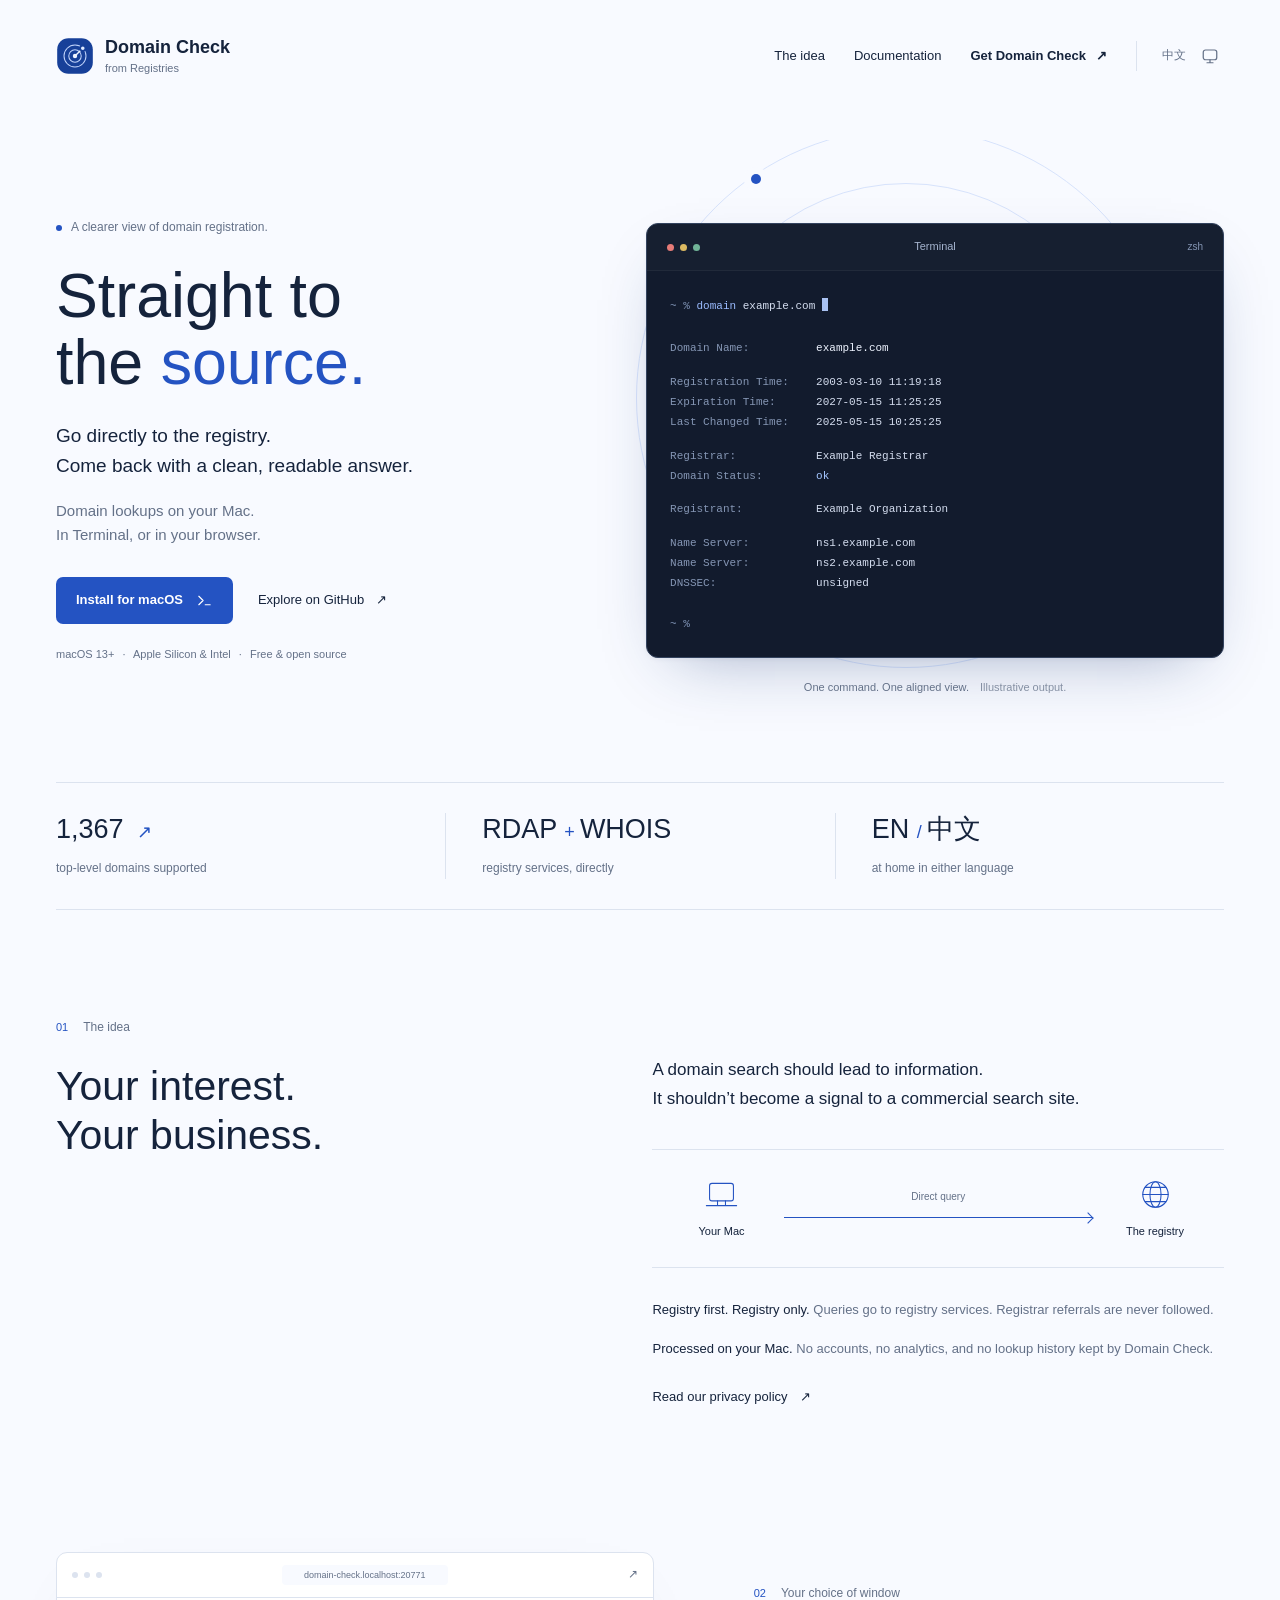
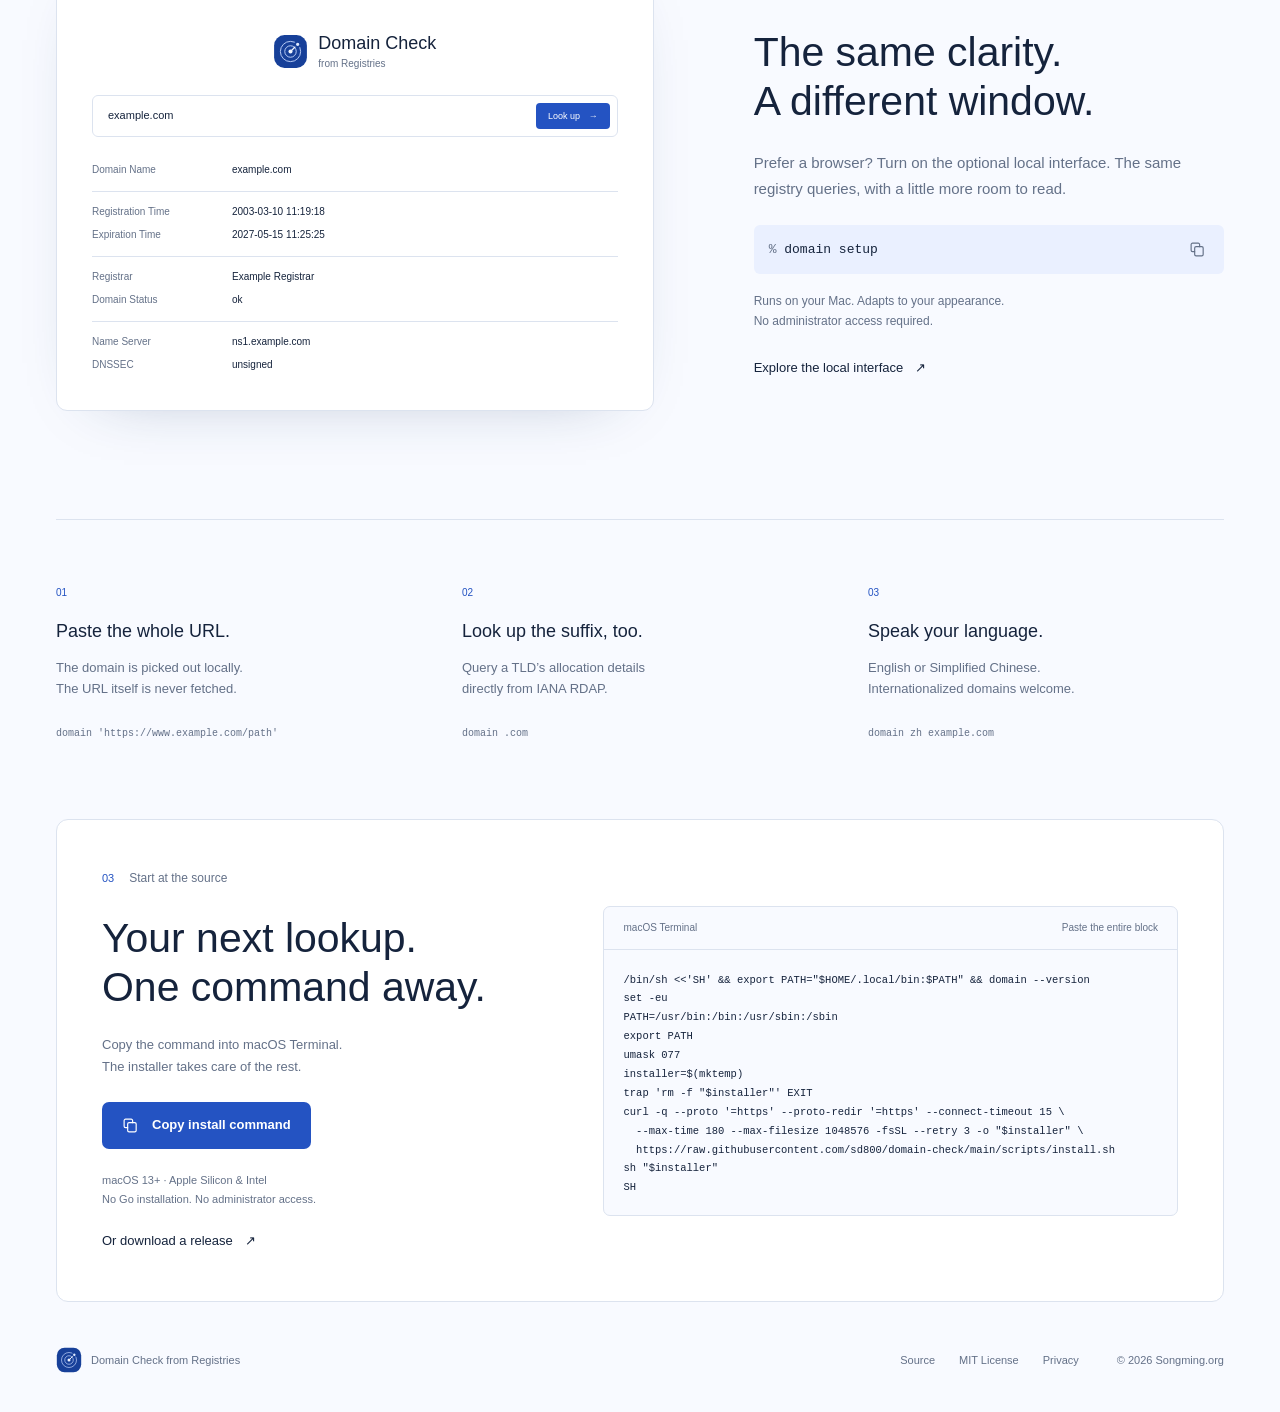
<file: web/index.html>
<!doctype html>
<html lang="en" data-language="en" data-theme="auto">
<head>
  <meta charset="utf-8">
  <meta name="viewport" content="width=device-width, initial-scale=1">
  <meta name="description" content="Domain registration details, straight from the registry. A free, open-source macOS tool for Terminal and your browser. No registrar referrals. No lookup history.">
  <meta name="color-scheme" content="light dark">
  <meta name="theme-color" content="#f8faff">
  <meta property="og:type" content="website">
  <meta property="og:title" content="Domain Check from Registries — Straight to the source.">
  <meta property="og:description" content="One command. One clean answer. Domain registration lookups directly from registries, on your Mac.">
  <meta name="format-detection" content="telephone=no">
  <meta name="referrer" content="no-referrer">
  <title>Domain Check from Registries — Straight to the source.</title>
  <script>
    (() => {
      if ((location.protocol === 'https:' || location.protocol === 'http:') &&
          (location.pathname === '/index.html' || location.pathname === '/index')) {
        location.replace('/' + location.search + location.hash);
        return;
      }
      let theme = 'auto', language = /^zh\b/i.test(navigator.language) ? 'zh' : 'en';
      try {
        const savedTheme = localStorage.getItem('domain-check.website.theme');
        const savedLanguage = localStorage.getItem('domain-check.website.language');
        if (['auto', 'light', 'dark'].includes(savedTheme)) theme = savedTheme;
        if (['en', 'zh'].includes(savedLanguage)) language = savedLanguage;
      } catch (_) {}
      document.documentElement.dataset.theme = theme;
      document.documentElement.dataset.language = language;
      document.documentElement.lang = language === 'zh' ? 'zh-CN' : 'en';
    })();
  </script>
  <link rel="canonical" href="https://domain-check.songming.org/">
  <link rel="icon" href="assets/logo.svg" type="image/svg+xml">
  <link rel="stylesheet" href="assets/site.css">
  <script src="assets/site.js" defer></script>
</head>
<body>
  <a class="skip-link" href="#main"><span class="en">Skip to content</span><span class="zh">跳至正文</span></a>
  <div class="site-shell">
    <header class="site-header">
      <a class="brand" href="#" aria-label="Domain Check from Registries">
        <img src="assets/logo.svg" alt="" width="38" height="38">
        <span>Domain Check<small>from Registries</small></span>
      </a>
      <nav aria-label="Main navigation">
        <a class="nav-about" href="#why"><span class="en">The idea</span><span class="zh">产品理念</span></a>
        <a class="nav-docs" href="https://github.com/sd800/domain-check#documentation"><span class="en">Documentation</span><span class="zh">文档</span></a>
        <a class="nav-install" href="#install"><span class="en">Get Domain Check</span><span class="zh">获取 Domain Check</span><span aria-hidden="true">↗</span></a>
        <div class="preferences">
          <button id="language-toggle" type="button" aria-label="Switch to Simplified Chinese"><span class="en">中文</span><span class="zh">EN</span></button>
          <button id="theme-toggle" class="theme-toggle" type="button" aria-label="Appearance: System" title="Appearance: System">
            <svg class="theme-auto" viewBox="0 0 24 24" fill="none" aria-hidden="true"><rect x="3" y="4" width="18" height="13" rx="3"/><path d="M8 21h8m-4-4v4"/></svg>
            <svg class="theme-light" viewBox="0 0 24 24" fill="none" aria-hidden="true"><circle cx="12" cy="12" r="4"/><path d="M12 2v2m0 16v2M2 12h2m16 0h2M5 5l1.4 1.4m11.2 11.2L19 19M5 19l1.4-1.4M17.6 6.4 19 5"/></svg>
            <svg class="theme-dark" viewBox="0 0 24 24" fill="none" aria-hidden="true"><path d="M20.2 14.2A8.5 8.5 0 0 1 9.8 3.8 8.5 8.5 0 1 0 20.2 14.2Z"/></svg>
          </button>
        </div>
      </nav>
    </header>

    <main id="main">
      <section class="hero" aria-labelledby="hero-title">
        <div class="hero-copy">
          <p class="eyebrow"><span class="status-dot" aria-hidden="true"></span><span class="en">A clearer view of domain registration.</span><span class="zh">更清晰的域名注册信息。</span></p>
          <h1 id="hero-title"><span class="en">Straight to<br>the <em>source.</em></span><span class="zh">域名信息，<br><em>直达源头。</em></span></h1>
          <p class="hero-description"><span class="en">Go directly to the registry.<br>Come back with a clean, readable answer.</span><span class="zh">直接查询注册局，<br>带回清晰、易读的答案。</span></p>
          <p class="hero-support"><span class="en">Domain lookups on your Mac.<br>In Terminal, or in your browser.</span><span class="zh">在你的 Mac 上查询域名。<br>终端与浏览器，两种方式，同样简洁。</span></p>
          <div class="hero-actions">
            <a class="button primary" href="#install"><span class="en">Install for macOS</span><span class="zh">安装 macOS 版</span><svg viewBox="0 0 24 24" fill="none" aria-hidden="true"><path d="m4 6 6 6-6 6m9 0h7"/></svg></a>
            <a class="text-link" href="https://github.com/sd800/domain-check"><span class="en">Explore on GitHub</span><span class="zh">在 GitHub 上了解更多</span><span aria-hidden="true">↗</span></a>
          </div>
          <p class="compatibility"><span class="en">macOS 13+ <b>·</b> Apple Silicon &amp; Intel <b>·</b> Free &amp; open source</span><span class="zh">macOS 13+ <b>·</b> Apple 芯片与 Intel <b>·</b> 免费开源</span></p>
        </div>
        <div class="hero-visual">
          <div class="orbit-art" aria-hidden="true"><div></div><div></div><div></div><span></span></div>
          <figure class="terminal">
            <figcaption class="terminal-bar"><span class="window-dots" aria-hidden="true"><i></i><i></i><i></i></span><span>Terminal</span><span class="terminal-shell">zsh</span></figcaption>
            <div class="terminal-content">
              <p class="command-line"><span aria-hidden="true">~ % </span><strong>domain</strong> example.com<span class="cursor" aria-hidden="true"></span></p>
              <div class="terminal-result en" aria-label="Illustrative domain registration result">
                <p><span>Domain Name:</span><b>example.com</b></p>
                <div class="terminal-group"><p><span>Registration Time:</span>2003-03-10 11:19:18</p><p><span>Expiration Time:</span>2027-05-15 11:25:25</p><p><span>Last Changed Time:</span>2025-05-15 10:25:25</p></div>
                <div class="terminal-group"><p><span>Registrar:</span>Example Registrar</p><p><span>Domain Status:</span><i>ok</i></p></div>
                <div class="terminal-group"><p><span>Registrant:</span>Example Organization</p></div>
                <div class="terminal-group"><p><span>Name Server:</span>ns1.example.com</p><p><span>Name Server:</span>ns2.example.com</p><p><span>DNSSEC:</span>unsigned</p></div>
              </div>
              <div class="terminal-result zh" aria-label="域名注册信息排版示例">
                <p><span>域名:</span><b>example.com</b></p>
                <div class="terminal-group"><p><span>注册时间:</span>2003 年 3 月 10 日 11:19:18</p><p><span>过期时间:</span>2027 年 5 月 15 日 11:25:25</p><p><span>更新时间:</span>2025 年 5 月 15 日 10:25:25</p></div>
                <div class="terminal-group"><p><span>注册商:</span>Example Registrar</p><p><span>状态:</span><i>ok</i></p></div>
                <div class="terminal-group"><p><span>注册人:</span>Example Organization</p></div>
                <div class="terminal-group"><p><span>域名服务器:</span>ns1.example.com</p><p><span>域名服务器:</span>ns2.example.com</p><p><span>DNSSEC:</span>unsigned</p></div>
              </div>
              <p class="terminal-prompt" aria-hidden="true">~ % <span></span></p>
            </div>
          </figure>
          <p class="demo-caption"><span class="en">One command. One aligned view. <span>Illustrative output.</span></span><span class="zh">一个命令，一目了然。<span>以上为排版示例。</span></span></p>
        </div>
      </section>

      <section class="facts" aria-label="At a glance">
        <a href="https://github.com/sd800/domain-check/blob/main/docs/domains.md"><strong>1,367<span>↗</span></strong><span class="en">top-level domains supported</span><span class="zh">个受支持的顶级域名</span></a>
        <div><strong>RDAP <span>+ </span>WHOIS</strong><span class="en">registry services, directly</span><span class="zh">直连注册局查询服务</span></div>
        <div><strong>EN <span>/ </span>中文</strong><span class="en">at home in either language</span><span class="zh">中英文，自如切换</span></div>
      </section>

      <section class="principle section" id="why" aria-labelledby="principle-title">
        <div class="section-intro">
          <p class="eyebrow section-marker"><span>01</span><span class="en">The idea</span><span class="zh">产品理念</span></p>
          <h2 id="principle-title"><span class="en">Your interest.<br>Your business.</span><span class="zh">你的关注，<br>由你掌握。</span></h2>
        </div>
        <div class="principle-detail">
          <p class="section-description"><span class="en">A domain search should lead to information.<br>It shouldn’t become a signal to a commercial search site.</span><span class="zh">查询域名，是为了获取信息。<br>不必先向商业域名搜索网站透露你的兴趣。</span></p>
          <div class="route-diagram" aria-label="Your Mac queries the registry directly">
            <div><svg viewBox="0 0 44 44" fill="none" aria-hidden="true"><rect x="7" y="8" width="30" height="22" rx="3"/><path d="M3 36h38M17 30v6m10-6v6"/></svg><span class="en">Your Mac</span><span class="zh">你的 Mac</span></div>
            <div class="route-line"><span class="en">Direct query</span><span class="zh">直接查询</span><i aria-hidden="true"></i></div>
            <div><svg viewBox="0 0 44 44" fill="none" aria-hidden="true"><circle cx="22" cy="22" r="16"/><ellipse cx="22" cy="22" rx="7" ry="16"/><path d="M6 22h32M9 13h26M9 31h26"/></svg><span class="en">The registry</span><span class="zh">注册局</span></div>
          </div>
          <div class="principle-points">
            <p><span class="en"><strong>Registry first. Registry only.</strong> Queries go to registry services. Registrar referrals are never followed.</span><span class="zh"><strong>查询到注册局为止。</strong>直接使用注册局服务，不跟随任何注册商转介。</span></p>
            <p><span class="en"><strong>Processed on your Mac.</strong> No accounts, no analytics, and no lookup history kept by Domain Check.</span><span class="zh"><strong>在本机处理。</strong>无需账号，没有分析追踪，Domain Check 不保留查询记录。</span></p>
          </div>
          <a class="text-link" href="https://github.com/sd800/domain-check#privacy-policy"><span class="en">Read our privacy policy</span><span class="zh">阅读隐私政策</span><span aria-hidden="true">↗</span></a>
        </div>
      </section>

      <section class="browser-section section" aria-labelledby="browser-title">
        <figure class="browser-preview">
          <figcaption class="browser-bar"><span class="window-dots" aria-hidden="true"><i></i><i></i><i></i></span><span class="browser-address">domain-check.localhost:20771</span><span class="browser-bar-end" aria-hidden="true">↗</span></figcaption>
          <div class="browser-content">
            <div class="browser-brand"><img src="assets/logo.svg" width="35" height="35" alt=""><span>Domain Check<small>from Registries</small></span></div>
            <div class="preview-search"><span>example.com</span><span class="preview-search-button en">Look up <b aria-hidden="true">→</b></span><span class="preview-search-button zh">查询 <b aria-hidden="true">→</b></span></div>
            <div class="browser-fields">
              <div><span class="en">Domain Name</span><span class="zh">域名</span><b>example.com</b></div>
              <div class="preview-divider"><span class="en">Registration Time</span><span class="zh">注册时间</span><b class="en">2003-03-10 11:19:18</b><b class="zh">2003 年 3 月 10 日 11:19:18</b></div>
              <div><span class="en">Expiration Time</span><span class="zh">过期时间</span><b class="en">2027-05-15 11:25:25</b><b class="zh">2027 年 5 月 15 日 11:25:25</b></div>
              <div class="preview-divider"><span class="en">Registrar</span><span class="zh">注册商</span><b>Example Registrar</b></div>
              <div><span class="en">Domain Status</span><span class="zh">状态</span><b>ok</b></div>
              <div class="preview-divider"><span class="en">Name Server</span><span class="zh">域名服务器</span><b>ns1.example.com</b></div>
              <div><span>DNSSEC</span><b>unsigned</b></div>
            </div>
          </div>
        </figure>
        <div class="browser-copy">
          <p class="eyebrow section-marker"><span>02</span><span class="en">Your choice of window</span><span class="zh">你喜欢的窗口</span></p>
          <h2 id="browser-title"><span class="en">The same clarity.<br>A different window.</span><span class="zh">换个窗口，<br>同样清晰。</span></h2>
          <p class="section-description"><span class="en">Prefer a browser? Turn on the optional local interface. The same registry queries, with a little more room to read.</span><span class="zh">更喜欢浏览器？开启可选的本机网页版，用同样的注册局查询，多一点阅读空间。</span></p>
          <div class="setup-command"><code><span aria-hidden="true">% </span>domain setup</code><button class="copy-button" type="button" data-copy="setup-command" aria-label="Copy domain setup"><svg viewBox="0 0 24 24" fill="none" aria-hidden="true"><rect x="8" y="8" width="12" height="13" rx="2"/><path d="M15 8V5a2 2 0 0 0-2-2H5a2 2 0 0 0-2 2v8a2 2 0 0 0 2 2h3"/></svg></button></div>
          <p class="small-note"><span class="en">Runs on your Mac. Adapts to your appearance.<br>No administrator access required.</span><span class="zh">在你的 Mac 上运行，自适应系统外观。<br>无需管理员权限。</span></p>
          <a class="text-link" href="https://github.com/sd800/domain-check#local-web-interface"><span class="en">Explore the local interface</span><span class="zh">了解本机网页版</span><span aria-hidden="true">↗</span></a>
        </div>
      </section>

      <section class="details-strip" aria-label="More ways to query">
        <div><span class="detail-number">01</span><h3><span class="en">Paste the whole URL.</span><span class="zh">直接粘贴完整网址。</span></h3><p><span class="en">The domain is picked out locally.<br> The URL itself is never fetched.</span><span class="zh">在本机提取域名，<br>不会访问你粘贴的网址。</span></p><code>domain 'https://www.example.com/path'</code></div>
        <div><span class="detail-number">02</span><h3><span class="en">Look up the suffix, too.</span><span class="zh">也可以查询顶级域名。</span></h3><p><span class="en">Query a TLD’s allocation details<br> directly from IANA RDAP.</span><span class="zh">直接向 IANA RDAP，<br>查询顶级域名的分配信息。</span></p><code>domain .com</code></div>
        <div><span class="detail-number">03</span><h3><span class="en">Speak your language.</span><span class="zh">用你习惯的语言。</span></h3><p><span class="en">English or Simplified Chinese.<br> Internationalized domains welcome.</span><span class="zh">支持中英文显示，<br>也支持国际化域名。</span></p><code>domain zh example.com</code></div>
      </section>

      <section class="install-section" id="install" aria-labelledby="install-title">
        <div class="install-copy">
          <p class="eyebrow section-marker"><span>03</span><span class="en">Start at the source</span><span class="zh">从源头开始</span></p>
          <h2 id="install-title"><span class="en">Your next lookup.<br>One command away.</span><span class="zh">下一次查询，<br>从一个命令开始。</span></h2>
          <p><span class="en">Copy the command into macOS Terminal.<br>The installer takes care of the rest.</span><span class="zh">将命令复制到 macOS 终端，<br>剩下的交给安装程序。</span></p>
          <button id="install-copy" class="button primary" type="button" data-copy="install-command"><svg viewBox="0 0 24 24" fill="none" aria-hidden="true"><rect x="8" y="8" width="12" height="13" rx="2"/><path d="M15 8V5a2 2 0 0 0-2-2H5a2 2 0 0 0-2 2v8a2 2 0 0 0 2 2h3"/></svg><span class="en">Copy install command</span><span class="zh">复制安装命令</span></button>
          <p class="install-note"><span class="en">macOS 13+ · Apple Silicon &amp; Intel<br>No Go installation. No administrator access.</span><span class="zh">macOS 13+ · Apple 芯片与 Intel<br>无需安装 Go，无需管理员权限。</span></p>
          <a class="text-link" href="https://github.com/sd800/domain-check/releases"><span class="en">Or download a release</span><span class="zh">也可以下载发布包</span><span aria-hidden="true">↗</span></a>
        </div>
        <div class="install-code">
          <div class="install-code-header"><span>macOS Terminal</span><span class="en">Paste the entire block</span><span class="zh">粘贴完整命令块</span></div>
          <pre><code id="install-command">/bin/sh &lt;&lt;&#x27;SH&#x27; &amp;&amp; export PATH=&quot;$HOME/.local/bin:$PATH&quot; &amp;&amp; domain --version
set -eu
PATH=/usr/bin:/bin:/usr/sbin:/sbin
export PATH
umask 077
installer=$(mktemp)
trap &#x27;rm -f &quot;$installer&quot;&#x27; EXIT
curl -q --proto &#x27;=https&#x27; --proto-redir &#x27;=https&#x27; --connect-timeout 15 \
  --max-time 180 --max-filesize 1048576 -fsSL --retry 3 -o &quot;$installer&quot; \
  https://raw.githubusercontent.com/sd800/domain-check/main/scripts/install.sh
sh &quot;$installer&quot;
SH</code></pre>
        </div>
      </section>

      <footer class="site-footer">
        <div class="footer-brand"><img src="assets/logo.svg" width="26" height="26" alt=""><span>Domain Check from Registries</span></div>
        <div class="footer-links"><a href="https://github.com/sd800/domain-check"><span class="en">Source</span><span class="zh">源代码</span></a><a href="https://github.com/sd800/domain-check/blob/main/LICENSE">MIT License</a><a href="https://github.com/sd800/domain-check#privacy-policy"><span class="en">Privacy</span><span class="zh">隐私</span></a></div>
        <small>© 2026 Songming.org</small>
      </footer>
    </main>
  </div>
  <div id="copy-status" class="copy-status" role="status" aria-live="polite"></div>
</body>
</html>
</file>
<file: web/assets/site.css>
:root {
  color-scheme: light;
  --background: #f8faff;
  --surface: #fff;
  --ink: #15233c;
  --muted: #647188;
  --line: #dce3ef;
  --blue: #2453c2;
  --blue-soft: #eaf0ff;
  --orbit: #d7e3fc;
  --terminal: #121b2d;
  --terminal-ink: #d4ddef;
  --terminal-muted: #8596b4;
  --shadow: 0 24px 65px -30px #1b38736b, 0 2px 5px #182e4f0a;
  font-family: Arial, "PingFang SC", "Microsoft YaHei", sans-serif;
  font-size: 15px;
  -webkit-text-size-adjust: 100%;
  text-size-adjust: 100%;
}
html[data-theme="dark"] { color-scheme: dark; --background: #0d1421; --surface: #131e30; --ink: #eaf0fc; --muted: #a2afc5; --line: #28354b; --blue: #88adff; --blue-soft: #1b2d50; --orbit: #223858; --terminal: #101a2b; --shadow: 0 24px 65px -30px #000b, 0 0 0 1px #27354b; }
@media (prefers-color-scheme: dark) {
  html[data-theme="auto"] { color-scheme: dark; --background: #0d1421; --surface: #131e30; --ink: #eaf0fc; --muted: #a2afc5; --line: #28354b; --blue: #88adff; --blue-soft: #1b2d50; --orbit: #223858; --terminal: #101a2b; --shadow: 0 24px 65px -30px #000b, 0 0 0 1px #27354b; }
}
* { box-sizing: border-box; }
html { scroll-behavior: smooth; scroll-padding-top: 32px; }
body { margin: 0; background: var(--background); color: var(--ink); line-height: 1.6; }
html[data-language="en"] .zh, html[data-language="zh"] .en { display: none !important; }
a { color: inherit; text-decoration: none; }
button, input { font: inherit; }
button { cursor: pointer; }
button, a { -webkit-tap-highlight-color: transparent; }
button:focus-visible, a:focus-visible { outline: 2px solid var(--blue); outline-offset: 5px; }
button:disabled { cursor: default; }
svg { display: block; width: 20px; height: 20px; stroke: currentColor; stroke-width: 1.65; stroke-linecap: round; stroke-linejoin: round; }
img { display: block; }
figure, p, h1, h2, h3 { margin: 0; }
::selection { background: #bed1ff; color: #102d67; }
.site-shell { width: min(1224px, calc(100% - 112px)); margin: auto; }
.site-header { height: 112px; display: flex; align-items: center; justify-content: space-between; gap: 30px; }
.brand { display: flex; align-items: center; gap: 11px; font-family: "Segoe UI", Arial, sans-serif; font-weight: 600; line-height: 1.2; font-size: 18px; white-space: nowrap; }
.brand small { display: block; font-weight: 400; font-size: 11px; color: var(--muted); margin-top: 3px; }
nav { display: flex; align-items: center; gap: 29px; font-size: 13px; }
nav a:hover, .text-link:hover, .footer-links a:hover { color: var(--blue); }
.nav-install { display: inline-flex; align-items: center; gap: 10px; font-weight: 600; }
.preferences { display: flex; align-items: center; gap: 13px; border-left: 1px solid var(--line); padding-left: 24px; }
.preferences button { border: 0; background: transparent; color: var(--muted); padding: 5px 1px; font-size: 12px; min-width: 24px; }
.preferences button:hover { color: var(--blue); }
.theme-toggle svg { width: 18px; height: 18px; }
.theme-toggle svg { display: none; }
[data-theme="auto"] .theme-auto, [data-theme="light"] .theme-light, [data-theme="dark"] .theme-dark { display: block; }
.hero { display: grid; grid-template-columns: 1fr 1.05fr; align-items: center; gap: 28px; padding: 68px 0 80px; min-height: 670px; }
.eyebrow { display: flex; align-items: center; gap: 9px; font-size: 12px; color: var(--muted); }
.status-dot { width: 6px; height: 6px; border-radius: 100%; background: var(--blue); }
h1, h2, h3 { font-family: "Segoe UI", Arial, "PingFang SC", "Microsoft YaHei", sans-serif; }
h1 { font-size: clamp(50px, 4.9vw, 72px); line-height: 1.06; font-weight: 500; margin: 25px 0 26px; }
h1 em { font-style: normal; color: var(--blue); }
.hero-description { font-size: 19px; line-height: 1.55; }
.hero-support { color: var(--muted); margin-top: 19px; font-size: 15px; }
.hero-actions { display: flex; align-items: center; flex-wrap: wrap; gap: 25px; margin-top: 30px; }
.button { display: inline-flex; align-items: center; justify-content: center; gap: 13px; padding: 13px 19px; border: 1px solid transparent; border-radius: 7px; font-size: 13px; line-height: 1.45; font-weight: 600; transition: background-color .12s ease, box-shadow .12s ease; }
.primary { background: #2453c2; color: #fff; }
.primary:hover { background: #1944aa; box-shadow: 0 4px 14px #2453c225; }
.button svg { width: 17px; height: 17px; }
.text-link { display: inline-flex; align-items: center; gap: 12px; font-size: 13px; }
.compatibility { font-size: 11px; color: var(--muted); margin-top: 22px; }
.compatibility b { font-weight: 400; padding: 0 5px; }
.hero-visual { position: relative; min-width: 0; padding: 38px 0 0 6px; }
.orbit-art { position: absolute; inset: -45px -22px 0 -34px; overflow: hidden; pointer-events: none; }
.orbit-art div { border: 1px solid var(--orbit); border-radius: 50%; width: 540px; height: 540px; position: absolute; left: 30px; top: -12px; }
.orbit-art div:nth-child(2) { width: 430px; height: 430px; left: 85px; top: 43px; }
.orbit-art div:nth-child(3) { width: 320px; height: 320px; left: 140px; top: 98px; }
.orbit-art > span { position: absolute; width: 10px; height: 10px; border-radius: 50%; background: var(--blue); top: 34px; left: 145px; box-shadow: 0 0 0 7px var(--background); }
.terminal { position: relative; background: var(--terminal); color: var(--terminal-ink); box-shadow: var(--shadow); border: 1px solid #33435e; border-radius: 12px; overflow: hidden; }
.terminal-bar { display: flex; align-items: center; justify-content: space-between; color: #a5b4ce; background: #ffffff04; border-bottom: 1px solid #ffffff0c; padding: 14px 20px; font-size: 11px; }
.window-dots { display: flex; gap: 6px; }
.window-dots i { width: 7px; height: 7px; border-radius: 50%; display: block; background: #53617a; }
.terminal .window-dots i:first-child { background: #e67b77; }
.terminal .window-dots i:nth-child(2) { background: #dbb961; }
.terminal .window-dots i:nth-child(3) { background: #70b397; }
.terminal-shell { font-size: 10px; min-width: 33px; text-align: right; color: var(--terminal-muted); }
.terminal-content { padding: 25px 23px 23px; font: 11px/1.85 ui-monospace, "SFMono-Regular", Menlo, Consolas, "PingFang SC", "Microsoft YaHei", monospace; }
.command-line { white-space: nowrap; }
.command-line > span:first-child { color: #7f93b5; }
.command-line strong { color: #9bbcff; font-weight: 500; }
.cursor { display: inline-block; width: 6px; height: 13px; vertical-align: -2px; margin-left: 7px; background: #a9c2f2; }
.terminal-result { margin-top: 22px; }
.terminal-result p { display: flex; white-space: nowrap; }
.terminal-result p > span { display: inline-block; color: var(--terminal-muted); flex: 0 0 146px; }
.terminal-result.zh p > span { flex-basis: 98px; }
.terminal-result b { font-weight: 400; color: #eef4ff; }
.terminal-result i { font-style: normal; color: #a4c6ff; }
.terminal-group { margin-top: 13px; }
.terminal-prompt { color: #7f93b5; margin-top: 20px; }
.demo-caption { position: relative; font-size: 11px; color: var(--muted); margin-top: 21px; text-align: center; }
.demo-caption span span { margin-left: 8px; opacity: .75; }
.facts { display: grid; grid-template-columns: repeat(3, 1fr); border-top: 1px solid var(--line); border-bottom: 1px solid var(--line); padding: 30px 0; }
.facts > * { padding: 0 36px; border-left: 1px solid var(--line); }
.facts > :first-child { border-left: 0; padding-left: 0; }
.facts strong { display: block; font-size: 27px; line-height: 1.25; font-weight: 400; margin-bottom: 8px; }
.facts strong span { color: var(--blue); font-size: 18px; }
.facts > a strong > span { margin-left: 13px; }
.facts > * > span { font-size: 12px; color: var(--muted); }
.facts a:hover strong { color: var(--blue); }
.section { padding-top: 108px; padding-bottom: 108px; }
.section-marker { margin-bottom: 25px; }
.section-marker > span:first-child { font-size: 11px; color: var(--blue); margin-right: 6px; }
h2 { font-size: clamp(33px, 3.2vw, 43px); font-weight: 400; line-height: 1.2; }
.principle { display: grid; grid-template-columns: .86fr 1fr; gap: 105px; }
.section-description { font-size: 17px; line-height: 1.7; color: var(--muted); }
.principle-detail > .section-description { margin-top: 38px; color: var(--ink); font-size: 17px; }
.route-diagram { display: flex; align-items: center; justify-content: space-between; gap: 28px; margin: 35px 0 32px; padding: 27px 34px; border-top: 1px solid var(--line); border-bottom: 1px solid var(--line); }
.route-diagram > div:not(.route-line) { display: flex; flex-direction: column; align-items: center; gap: 11px; min-width: 70px; font-size: 11px; }
.route-diagram svg { width: 35px; height: 35px; color: var(--blue); stroke-width: 1.35; }
.route-line { flex: 1; align-self: center; text-align: center; color: var(--muted); font-size: 10px; margin-top: -10px; }
.route-line i { display: block; height: 1px; background: var(--blue); position: relative; margin-top: 12px; }
.route-line i:after { content: ""; display: block; position: absolute; right: 0; top: -3px; width: 7px; height: 7px; border: solid var(--blue); border-width: 1px 1px 0 0; transform: rotate(45deg); }
.principle-points { display: grid; gap: 18px; margin-bottom: 24px; color: var(--muted); font-size: 13px; }
.principle-points strong { color: var(--ink); font-weight: 500; }
.browser-section { display: grid; grid-template-columns: 1.08fr .85fr; gap: 100px; align-items: center; padding-top: 36px; border-bottom: 1px solid var(--line); }
.browser-preview { min-width: 0; background: var(--surface); border: 1px solid var(--line); border-radius: 11px; overflow: hidden; box-shadow: 0 20px 65px -45px #18346066; }
.browser-bar { display: flex; align-items: center; justify-content: space-between; gap: 17px; padding: 12px 15px; border-bottom: 1px solid var(--line); color: var(--muted); }
.browser-bar .window-dots i { background: var(--line); width: 6px; height: 6px; }
.browser-address { font-size: 9px; background: var(--background); border-radius: 4px; padding: 3px 22px; }
.browser-bar-end { font-size: 12px; }
.browser-content { padding: 35px 35px 30px; }
.browser-brand { display: flex; align-items: center; justify-content: center; gap: 10px; margin-bottom: 25px; font-family: "Segoe UI", Arial, sans-serif; font-size: 18px; line-height: 1.2; }
.browser-brand small { display: block; margin-top: 3px; font-size: 10px; color: var(--muted); }
.preview-search { display: flex; justify-content: space-between; align-items: center; font-size: 11px; padding: 7px 7px 7px 15px; border: 1px solid var(--line); border-radius: 6px; margin-bottom: 25px; }
.preview-search-button { color: #fff; background: #2453c2; padding: 6px 12px; border-radius: 4px; font-size: 9px; }
.preview-search-button b { font-weight: 400; margin-left: 6px; }
.browser-fields { font-size: 10px; line-height: 1.6; }
.browser-fields > div { display: grid; grid-template-columns: 127px 1fr; column-gap: 13px; margin: 7px 0; }
.browser-fields > div > span { color: var(--muted); }
.browser-fields b { font-weight: 400; min-width: 0; overflow-wrap: anywhere; }
.browser-fields .preview-divider { border-top: 1px solid var(--line); padding-top: 12px; margin-top: 13px; }
.browser-copy .section-description { margin: 24px 0; font-size: 15px; }
.setup-command { display: flex; align-items: center; justify-content: space-between; gap: 20px; padding: 13px 15px; background: var(--blue-soft); border-radius: 6px; }
code, pre { font-family: ui-monospace, "SFMono-Regular", Menlo, Consolas, monospace; }
.setup-command code { color: var(--ink); font-size: 13px; }
.setup-command code > span { color: var(--muted); }
.copy-button { padding: 3px; border: 0; background: transparent; color: var(--muted); }
.copy-button:hover { color: var(--blue); }
.copy-button svg { width: 17px; height: 17px; }
.small-note { font-size: 12px; color: var(--muted); margin: 18px 0 24px; }
.details-strip { display: grid; grid-template-columns: repeat(3, 1fr); gap: 50px; padding: 59px 0 76px; }
.detail-number { font-size: 10px; color: var(--blue); }
h3 { font-size: 18px; font-weight: 400; margin-top: 14px; }
.details-strip p { color: var(--muted); font-size: 13px; margin: 12px 0 20px; }
.details-strip code { font-size: 10px; overflow-wrap: anywhere; color: var(--muted); }
.install-section { background: var(--surface); display: grid; grid-template-columns: .83fr 1.1fr; align-items: center; gap: 68px; border: 1px solid var(--line); border-radius: 12px; padding: 49px 45px; scroll-margin-top: 20px; }
.install-copy > p:not(.eyebrow) { font-size: 13px; color: var(--muted); line-height: 1.7; margin-top: 22px; }
.install-copy .button { margin-top: 24px; }
.install-copy > .install-note { font-size: 11px !important; margin: 16px 0 20px; }
.install-code { min-width: 0; background: var(--background); border-radius: 7px; border: 1px solid var(--line); overflow: hidden; }
.install-code-header { display: flex; align-items: center; justify-content: space-between; gap: 10px; border-bottom: 1px solid var(--line); padding: 13px 19px; font-size: 10px; color: var(--muted); }
.install-code pre { margin: 0; padding: 21px 19px 18px; white-space: pre-wrap; overflow-wrap: anywhere; font-size: 10.5px; line-height: 1.8; color: var(--ink); }
.site-footer { display: flex; align-items: center; flex-wrap: wrap; gap: 26px; padding: 45px 0 39px; color: var(--muted); font-size: 11px; }
.footer-brand { display: flex; align-items: center; gap: 9px; }
.footer-links { display: flex; align-items: center; gap: 24px; margin-left: auto; }
.site-footer small { font-size: 11px; margin-left: 12px; }
.copy-status { position: fixed; left: 50%; bottom: 25px; transform: translateX(-50%); border: 1px solid var(--line); border-radius: 7px; padding: 10px 18px; color: var(--ink); background: var(--surface); box-shadow: var(--shadow); font-size: 13px; pointer-events: none; visibility: hidden; opacity: 0; transition: opacity .1s ease; z-index: 5; white-space: nowrap; max-width: calc(100% - 30px); }
.copy-status.is-visible { visibility: visible; opacity: 1; }
.skip-link { position: fixed; left: 15px; top: 12px; padding: 8px 14px; background: var(--surface); border: 1px solid var(--blue); z-index: 10; transform: translateY(-180%); }
.skip-link:focus { transform: translateY(0); }
[data-language="zh"] h1 { font-size: clamp(49px, 5.1vw, 70px); line-height: 1.2; }
[data-language="zh"] h2 { line-height: 1.35; }
@media (min-width: 1550px) { .hero { padding-top: 80px; padding-bottom: 104px; } }
@media (max-width: 1120px) {
  .site-shell { width: calc(100% - 72px); }
  nav { gap: 21px; }
  .preferences { padding-left: 16px; }
  .hero { gap: 20px; min-height: 620px; padding-top: 50px; }
  h1 { font-size: 58px; }
  .hero-description { font-size: 17px; }
  .hero-support { font-size: 14px; }
  .hero-actions { gap: 18px; }
  .terminal-content { padding: 23px 18px; font-size: 9px; }
  .terminal-result p > span { flex-basis: 125px; }
  .terminal-result.zh p > span { flex-basis: 86px; }
  .principle { gap: 65px; }
  .browser-section { gap: 55px; }
  .browser-content { padding: 30px 25px; }
  .browser-fields > div { grid-template-columns: 113px 1fr; gap: 10px; }
  .install-section { padding: 40px 33px; gap: 40px; }
}
@media (max-width: 850px) {
  .site-header { height: 94px; }
  .nav-about, .nav-docs { display: none; }
  .hero { grid-template-columns: 1fr; padding-top: 38px; padding-bottom: 58px; gap: 40px; }
  .hero-copy { max-width: 600px; }
  h1 { font-size: 66px; }
  .hero-description { font-size: 19px; }
  .hero-support { font-size: 15px; }
  .hero-visual { max-width: 650px; width: 100%; justify-self: center; padding: 15px 0 0; }
  .orbit-art { display: none; }
  .terminal-content { font-size: 12px; padding: 27px 30px; }
  .terminal-result p > span { flex-basis: 175px; }
  .terminal-result.zh p > span { flex-basis: 120px; }
  .facts strong { font-size: 22px; }
  .facts > * { padding: 0 20px; }
  .facts > * > span { font-size: 11px; }
  .section { padding-top: 72px; padding-bottom: 72px; }
  .principle { gap: 40px; grid-template-columns: .8fr 1fr; }
  h2 { font-size: 34px; }
  .principle-detail > .section-description { margin-top: 35px; font-size: 15px; }
  .route-diagram { padding: 24px 4px; gap: 13px; }
  .browser-section { gap: 35px; grid-template-columns: 1fr; padding-top: 0; }
  .browser-copy { grid-row: 1; max-width: 470px; }
  .browser-preview { max-width: 620px; width: 100%; }
  .browser-content { padding: 40px 42px; }
  .browser-fields { font-size: 12px; }
  .browser-fields > div { grid-template-columns: 155px 1fr; }
  .preview-search { font-size: 13px; }
  .details-strip { gap: 25px; }
  h3 { font-size: 16px; }
  .details-strip p { font-size: 12px; }
  .details-strip code { font-size: 9px; }
  .install-section { grid-template-columns: 1fr; gap: 32px; }
  .install-code pre { font-size: 12px; }
  .footer-links { margin-left: 0; }
  .site-footer small { margin-left: auto; }
}
@media (max-width: 560px) {
  .site-shell { width: calc(100% - 40px); }
  .site-header { height: 84px; gap: 15px; }
  .brand { font-size: 16px; gap: 8px; }
  .brand img { width: 33px; height: 33px; }
  .brand small { font-size: 9px; }
  nav { gap: 0; }
  .nav-install { display: none; }
  .preferences { border: 0; padding: 0; gap: 15px; }
  .hero { padding-top: 33px; gap: 36px; }
  .eyebrow { font-size: 11px; }
  h1 { font-size: clamp(46px, 12.2vw, 66px); margin-top: 22px; margin-bottom: 23px; }
  [data-language="zh"] h1 { font-size: clamp(44px, 11.5vw, 60px); }
  .hero-description { font-size: 17px; }
  .hero-support { font-size: 14px; }
  .hero-actions { gap: 20px; margin-top: 25px; }
  .button { padding: 12px 15px; font-size: 12px; }
  .hero-actions .text-link { font-size: 11px; gap: 8px; }
  .compatibility { font-size: 9px; }
  .terminal { border-radius: 9px; }
  .terminal-bar { padding: 12px 15px; font-size: 10px; }
  .terminal-content { padding: 22px 15px; font-size: clamp(8px, 2.35vw, 11px); }
  .terminal-result p > span { flex-basis: 43%; }
  .terminal-result.zh p > span { flex-basis: 29%; }
  .terminal-group { margin-top: 12px; }
  .demo-caption { font-size: 9px; }
  .facts { gap: 0; padding: 23px 0; }
  .facts > * { padding: 0 12px; }
  .facts strong { font-size: 17px; }
  .facts strong span { font-size: 13px; }
  .facts > a strong > span { margin-left: 4px; }
  .facts > * > span { display: block; font-size: 9px; line-height: 1.55; }
  .facts > div:nth-child(2) strong { font-size: 14px; padding-top: 3px; margin-bottom: 11px; }
  .section { padding-top: 60px; padding-bottom: 60px; }
  .principle { grid-template-columns: 1fr; gap: 0; }
  h2 { font-size: 35px; }
  .section-marker { margin-bottom: 20px; }
  .principle-detail > .section-description { margin-top: 25px; font-size: 15px; }
  .route-diagram { padding: 24px 18px; margin: 28px 0; gap: 28px; }
  .browser-section { padding-top: 0; gap: 30px; }
  .browser-content { padding: 30px 20px 25px; }
  .browser-fields { font-size: 10px; }
  .browser-fields > div { grid-template-columns: 118px 1fr; gap: 8px; }
  .browser-address { padding: 3px 10px; font-size: 8px; }
  .preview-search { font-size: 11px; }
  .details-strip { grid-template-columns: 1fr; gap: 30px; padding: 38px 0 49px; }
  .details-strip > div { position: relative; padding-left: 36px; }
  .detail-number { position: absolute; left: 0; top: 2px; }
  h3 { font-size: 18px; margin-top: 0; }
  .details-strip p { margin: 9px 0 13px; font-size: 13px; }
  .details-strip p br { display: none; }
  .details-strip code { font-size: 10px; }
  .install-section { margin: 0 -6px; padding: 30px 20px 22px; gap: 28px; }
  .install-section h2 { font-size: 32px; }
  .install-code-header { padding: 12px; font-size: 9px; }
  .install-code pre { padding: 16px 12px; font-size: 9px; line-height: 1.9; }
  .site-footer { gap: 20px; padding: 33px 0; }
  .footer-brand { width: 100%; }
  .footer-links { gap: 20px; font-size: 10px; }
  .site-footer small { font-size: 10px; margin-left: auto; }
}
@media (prefers-reduced-motion: reduce) {
  html { scroll-behavior: auto; }
  *, *::before, *::after { animation: none !important; transition: none !important; }
}
</file>
